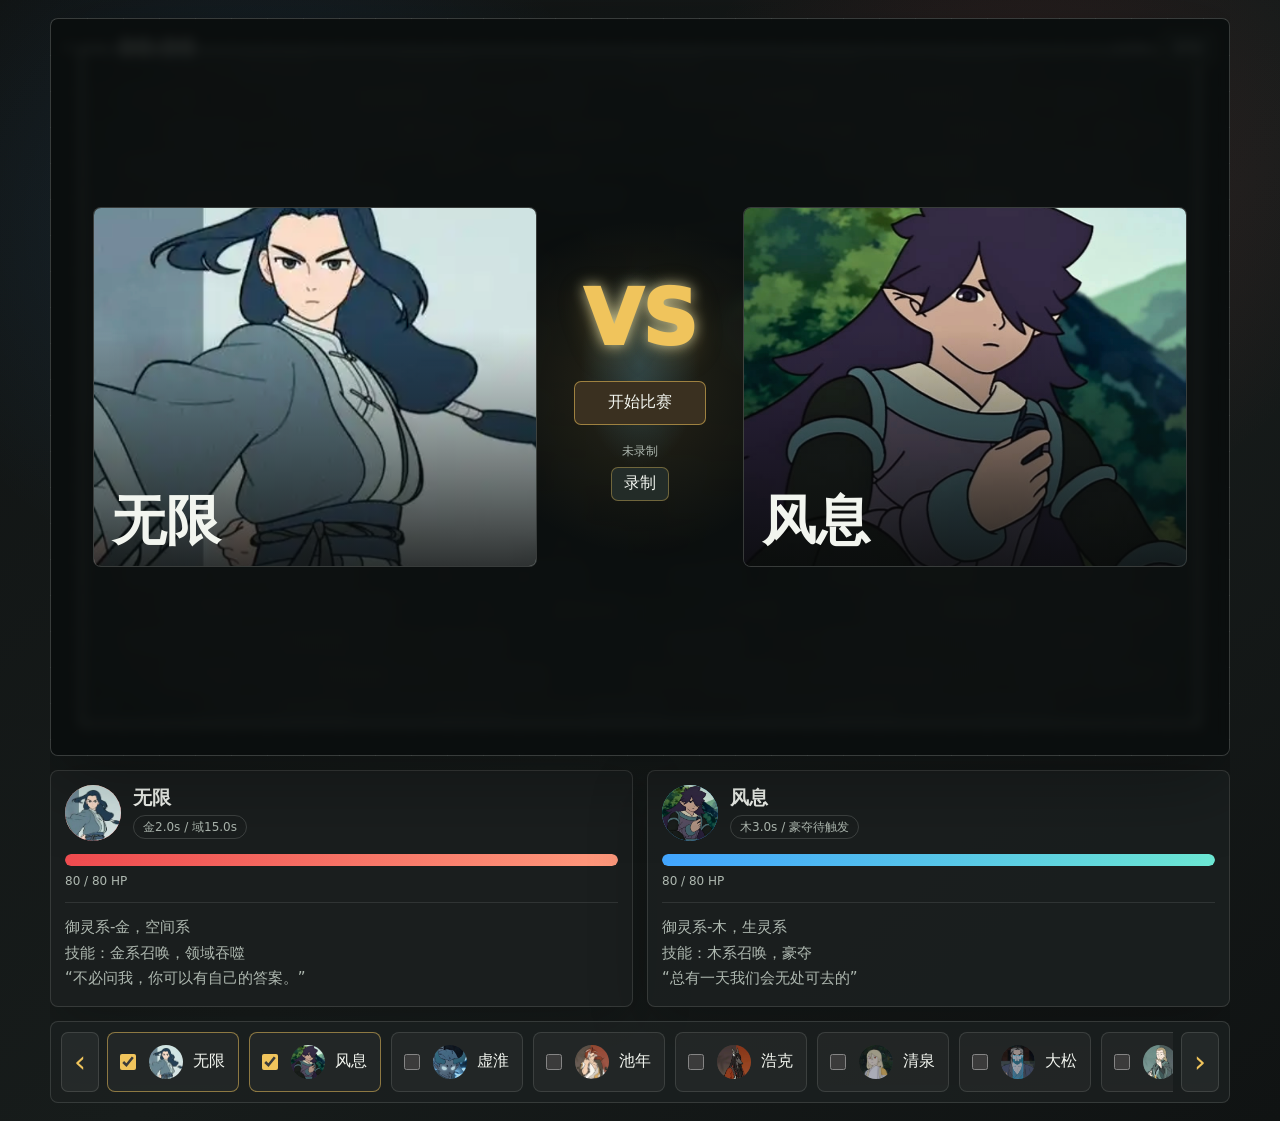
<file: github-upload/index.html>
<!doctype html>
<html lang="zh-CN">
  <head>
    <meta charset="UTF-8" />
    <meta name="viewport" content="width=device-width, initial-scale=1.0" />
    <title>Ball Arena Prototype</title>
    <link rel="stylesheet" href="./styles.css?v=20260907-mingwang2" />
    <link rel="preload" as="image" href="./assets/visuals/danjin-magic-circle.png?v=20260807-danjin2" />
  </head>
  <body>
    <main class="shell">
      <section class="arena-wrap" aria-label="游戏场地">
        <div class="arena-hud" aria-label="本局控制">
          <div>
            <span class="round-label">ROUND</span>
            <strong id="timer">00:00</strong>
          </div>
          <div class="record-controls">
            <span id="recordStatus" class="record-status">未录制</span>
            <button id="recordBtn" class="record-btn" type="button">录制</button>
          </div>
        </div>
        <canvas id="game" width="960" height="600"></canvas>
        <div class="start-screen" id="startScreen">
          <article class="start-card red-start">
            <div class="start-art">
              <img id="startRedImg" src="./assets/wuxian.png?v=20260626-wuxian1" alt="无限" />
            </div>
            <h1 id="startRedName">无限</h1>
          </article>
          <article class="start-card red-ally-start" id="startRedAllyCard" hidden>
            <div class="start-art">
              <img id="startRedAllyImg" src="./assets/xuhuai.png" alt="虚淮" />
            </div>
            <h1 id="startRedAllyName">虚淮</h1>
          </article>
          <div class="versus">
            <div class="lightning-field" aria-hidden="true">
              <img class="lightning-main" src="./assets/visuals/start-lightning.png" alt="" />
              <img class="lightning-echo" src="./assets/visuals/start-lightning.png" alt="" />
            </div>
            <span>VS</span>
            <button id="startBtn" type="button">开始比赛</button>
            <div class="start-record-controls">
              <span id="startRecordStatus" class="record-status">未录制</span>
              <button id="startRecordBtn" class="record-btn" type="button">录制</button>
            </div>
          </div>
          <article class="start-card blue-start">
            <div class="start-art">
              <img id="startBlueImg" src="./assets/fengxi.png?v=20260604-fengxi-image1" alt="风息" />
            </div>
            <h1 id="startBlueName">风息</h1>
          </article>
        </div>
        <div class="result" id="result" hidden>
          <div class="result-emblem">WINNER</div>
          <div class="result-avatar">
            <img id="resultImage" src="./assets/wuxian.png?v=20260626-wuxian1" alt="" />
          </div>
          <p id="resultText">无限 获胜</p>
          <span class="result-subtitle" id="resultSubtitle">对战结束</span>
          <button id="playAgainBtn" type="button">再来一局</button>
        </div>
      </section>

      <section class="fighter-grid" aria-label="参赛角色">
        <article class="fighter-panel red">
          <header class="fighter-head">
            <div class="avatar image-avatar">
              <img id="redAvatar" src="./assets/wuxian.png?v=20260626-wuxian1" alt="无限" />
            </div>
            <div>
              <h2 id="redName">无限</h2>
              <span class="skill-chip" id="redSkill">技能准备中</span>
            </div>
          </header>
          <div class="hp-track" aria-label="红色试作球生命值">
            <div class="hp-fill" id="redHp"></div>
          </div>
          <div class="stat-row">
            <span id="redHpText">80 / 80 HP</span>
          </div>
          <p class="fighter-copy" id="redCopy">
            御灵系-金，空间系<br />
            技能：金系召唤，领域吞噬<br />
            “不必问我，你可以有自己的答案。”
          </p>
        </article>

        <article class="fighter-panel red red-ally-panel" id="redAllyPanel" hidden>
          <header class="fighter-head">
            <div class="avatar image-avatar">
              <img id="redAllyAvatar" src="./assets/xuhuai.png" alt="虚淮" />
            </div>
            <div>
              <h2 id="redAllyName">虚淮</h2>
              <span class="skill-chip" id="redAllySkill">技能准备中</span>
            </div>
          </header>
          <div class="hp-track" aria-label="左侧第二角色生命值">
            <div class="hp-fill" id="redAllyHp"></div>
          </div>
          <div class="stat-row">
            <span id="redAllyHpText">80 / 80 HP</span>
          </div>
          <p class="fighter-copy" id="redAllyCopy">
            御灵系-冰<br />
            技能：冰晶，冰河时代<br />
            “你还是输给肉了”
          </p>
        </article>

        <article class="fighter-panel blue">
          <header class="fighter-head">
            <div class="avatar image-avatar">
              <img id="blueAvatar" src="./assets/fengxi.png?v=20260604-fengxi-image1" alt="风息" />
            </div>
            <div>
              <h2 id="blueName">风息</h2>
              <span class="skill-chip" id="blueSkill">技能准备中</span>
            </div>
          </header>
          <div class="hp-track" aria-label="蓝色试作球生命值">
            <div class="hp-fill" id="blueHp"></div>
          </div>
          <div class="stat-row">
            <span id="blueHpText">80 / 80 HP</span>
          </div>
          <p class="fighter-copy" id="blueCopy">
            御灵系-木，生灵系<br />
            技能：木系召唤，豪夺<br />
            “总有一天我们会无处可去的”
          </p>
        </article>
      </section>

      <section class="roster-panel" aria-label="角色选择槽">
        <button class="roster-nav roster-prev" type="button" aria-label="向左滑动角色槽">‹</button>
        <div class="roster-strip" id="rosterStrip">
          <label class="roster-slot active red-side">
            <input class="roster-check" type="checkbox" value="infinite" checked />
            <span class="mini-avatar"><img src="./assets/wuxian.png?v=20260626-wuxian1" alt="无限" /></span>
            <span>无限</span>
          </label>
          <label class="roster-slot active blue-side">
            <input class="roster-check" type="checkbox" value="fengxi" checked />
            <span class="mini-avatar"><img src="./assets/fengxi.png?v=20260604-fengxi-image1" alt="风息" /></span>
            <span>风息</span>
          </label>
          <label class="roster-slot two-v-one-only">
            <input class="roster-check" type="checkbox" value="fengxiDomain" />
            <span class="mini-avatar"><img src="./assets/fengxi.png?v=20260604-fengxi-image1" alt="风息（领域）" /></span>
            <span>风息（领域）</span>
          </label>
          <label class="roster-slot">
            <input class="roster-check" type="checkbox" value="xuhuai" />
            <span class="mini-avatar"><img src="./assets/xuhuai.png" alt="虚淮" /></span>
            <span>虚淮</span>
          </label>
          <label class="roster-slot">
            <input class="roster-check" type="checkbox" value="chinian" />
            <span class="mini-avatar"><img src="./assets/chinian.png" alt="池年" /></span>
            <span>池年</span>
          </label>
          <label class="roster-slot">
            <input class="roster-check" type="checkbox" value="scythe" />
            <span class="mini-avatar"><img src="./assets/haoke.png" alt="浩克" /></span>
            <span>浩克</span>
          </label>
          <label class="roster-slot">
            <input class="roster-check" type="checkbox" value="qingquan" />
            <span class="mini-avatar"><img src="./assets/qingquan.png" alt="清泉" /></span>
            <span>清泉</span>
          </label>
          <label class="roster-slot">
            <input class="roster-check" type="checkbox" value="dasong" />
            <span class="mini-avatar"><img src="./assets/dasong.png" alt="大松" /></span>
            <span>大松</span>
          </label>
          <label class="roster-slot">
            <input class="roster-check" type="checkbox" value="lingyao" />
            <span class="mini-avatar"><img src="./assets/lingyao.png" alt="灵遥" /></span>
            <span>灵遥</span>
          </label>
          <label class="roster-slot">
            <input class="roster-check" type="checkbox" value="luye" />
            <span class="mini-avatar"><img src="./assets/luye.png" alt="鹿野" /></span>
            <span>鹿野</span>
          </label>
          <label class="roster-slot">
            <input class="roster-check" type="checkbox" value="soldier" />
            <span class="mini-avatar"><img src="./assets/soldier-squad.svg" alt="人类士兵" /></span>
            <span>士兵</span>
          </label>
          <label class="roster-slot">
            <input class="roster-check" type="checkbox" value="ximuzi" />
            <span class="mini-avatar"><img src="./assets/ximuzi.png" alt="西木子" /></span>
            <span>西木子</span>
          </label>
          <label class="roster-slot">
            <input class="roster-check" type="checkbox" value="nezha" />
            <span class="mini-avatar"><img src="./assets/nezha.png" alt="哪吒" /></span>
            <span>哪吒</span>
          </label>
          <label class="roster-slot">
            <input class="roster-check" type="checkbox" value="agen" />
            <span class="mini-avatar"><img src="./assets/agen.png" alt="阿根" /></span>
            <span>阿根</span>
          </label>
          <label class="roster-slot">
            <input class="roster-check" type="checkbox" value="qidao" />
            <span class="mini-avatar"><img src="./assets/qidao.jpeg?v=20260622-qidao-image1" alt="七刀（雅婷）" /></span>
            <span>七刀</span>
          </label>
          <label class="roster-slot">
            <input class="roster-check" type="checkbox" value="xuanli" />
            <span class="mini-avatar"><img src="./assets/xuanli.png?v=20260702-xuanli4" alt="玄离" /></span>
            <span>玄离</span>
          </label>
          <label class="roster-slot">
            <input class="roster-check" type="checkbox" value="luoxiaohei" />
            <span class="mini-avatar"><img src="./assets/luoxiaohei.png?v=20260721-luoxiaohei1" alt="罗小黑" /></span>
            <span>罗小黑</span>
          </label>
          <label class="roster-slot">
            <input class="roster-check" type="checkbox" value="jiulao" />
            <span class="mini-avatar"><img src="./assets/jiulao.png?v=20260816-jiulao2" alt="鸠老" /></span>
            <span>鸠老</span>
          </label>
          <label class="roster-slot">
            <input class="roster-check" type="checkbox" value="zhiqing" />
            <span class="mini-avatar"><img src="./assets/zhiqing.png?v=20260902-zhiqing-earthburst1" alt="芷清" /></span>
            <span>芷清</span>
          </label>
          <label class="roster-slot">
            <input class="roster-check" type="checkbox" value="mingwang" />
            <span class="mini-avatar"><img src="./assets/mingwang.png?v=20260907-mingwang2" alt="明王" /></span>
            <span>明王</span>
          </label>
        </div>
        <button class="roster-nav roster-next" type="button" aria-label="向右滑动角色槽">›</button>
      </section>
    </main>

    <script src="./game.js?v=20260907-mingwang2"></script>
  </body>
</html>
</file>
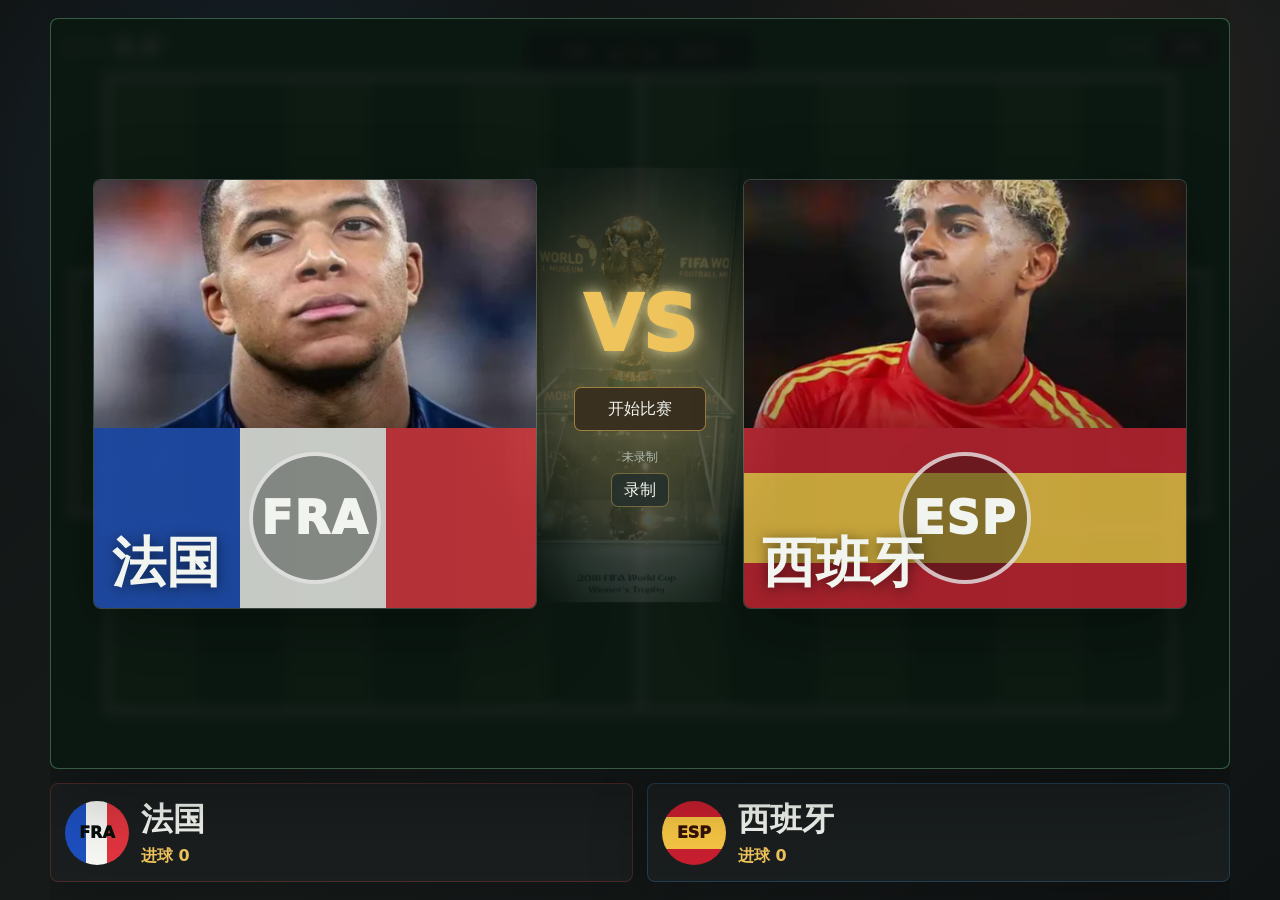
<file: github-upload/soccer.html>
<!doctype html>
<html lang="zh-CN">
  <head>
    <meta charset="UTF-8" />
    <meta name="viewport" content="width=device-width, initial-scale=1.0" />
    <title>France vs Spain Soccer Demo</title>
    <link rel="stylesheet" href="./soccer.css?v=20260712-demo21" />
  </head>
  <body>
    <main class="shell soccer-shell">
      <section class="arena-wrap soccer-arena" aria-label="法国对战西班牙足球场">
        <div class="arena-hud" aria-label="本局控制">
          <div>
            <span class="round-label">MATCH</span>
            <strong id="matchTimer">0.0'</strong>
          </div>
          <div class="score-pill" aria-label="比分">
            <span>法国</span>
            <strong><span id="franceScore">0</span> : <span id="spainScore">0</span></strong>
            <span>西班牙</span>
          </div>
          <div class="record-controls">
            <span id="recordStatus" class="record-status">未录制</span>
            <button id="recordBtn" class="record-btn" type="button">录制</button>
          </div>
        </div>

        <canvas id="soccerGame" width="1120" height="700"></canvas>

        <div class="start-screen soccer-start" id="startScreen">
          <article class="start-card red-start team-start france-start">
            <div class="start-photo">
              <img src="./assets/soccer-mbappe.png?v=20260712-demo21" alt="姆巴佩" />
            </div>
            <div class="start-flag">
              <span class="team-crest">FRA</span>
            </div>
            <h1>法国</h1>
          </article>
          <div class="versus">
            <span>VS</span>
            <button id="startBtn" type="button">开始比赛</button>
            <div class="start-record-controls">
              <span id="startRecordStatus" class="record-status">未录制</span>
              <button id="startRecordBtn" class="record-btn" type="button">录制</button>
            </div>
          </div>
          <article class="start-card blue-start team-start spain-start">
            <div class="start-photo">
              <img src="./assets/soccer-yamal.png?v=20260712-demo21" alt="亚马尔" />
            </div>
            <div class="start-flag">
              <span class="team-crest">ESP</span>
            </div>
            <h1>西班牙</h1>
          </article>
        </div>

        <div class="result" id="matchResult" hidden>
          <div class="result-emblem">FULL TIME</div>
          <p id="resultTitle">平局</p>
          <span class="result-subtitle" id="resultDetail">法国 0 - 0 西班牙</span>
          <button id="playAgainBtn" type="button">再来一局</button>
        </div>
      </section>

      <section class="fighter-grid soccer-panels" aria-label="参赛球队">
        <article class="fighter-panel red">
          <header class="fighter-head">
            <div class="avatar team-avatar france-avatar">FRA</div>
            <div>
              <h2>法国</h2>
              <span class="skill-chip" id="franceStatus">进球 0</span>
            </div>
          </header>
        </article>

        <article class="fighter-panel blue">
          <header class="fighter-head">
            <div class="avatar team-avatar spain-avatar">ESP</div>
            <div>
              <h2>西班牙</h2>
              <span class="skill-chip" id="spainStatus">进球 0</span>
            </div>
          </header>
        </article>
      </section>
    </main>

    <script src="./soccer.js?v=20260712-demo21"></script>
  </body>
</html>
</file>
<file: github-upload/styles.css>
:root {
  color-scheme: dark;
  --bg: #111414;
  --panel: #1b2020;
  --text: #f2f5ef;
  --muted: #aeb8b0;
  --red: #ef4b4f;
  --red-soft: #ff9a7d;
  --blue: #42a5ff;
  --blue-soft: #6ce7d3;
  --gold: #f0c45c;
  --field: #d6e7dc;
}

* {
  box-sizing: border-box;
}

body {
  margin: 0;
  min-height: 100vh;
  overflow-x: hidden;
  background:
    radial-gradient(circle at 20% 20%, rgba(66, 165, 255, 0.12), transparent 27%),
    radial-gradient(circle at 80% 16%, rgba(239, 75, 79, 0.12), transparent 25%),
    linear-gradient(140deg, #101313 0%, #171c1b 56%, #101313 100%);
  color: var(--text);
  font-family:
    Inter, ui-sans-serif, system-ui, -apple-system, BlinkMacSystemFont, "Segoe UI",
    sans-serif;
}

button {
  min-height: 38px;
  padding: 0 14px;
  border: 1px solid rgba(242, 245, 239, 0.18);
  border-radius: 7px;
  background: #26302d;
  color: var(--text);
  cursor: pointer;
  font: inherit;
}

button:hover {
  background: #303b37;
}

.shell {
  width: min(1180px, calc(100vw - 28px));
  min-height: 100vh;
  margin: 0 auto;
  padding: 18px 0;
  display: grid;
  grid-template-rows: minmax(420px, 1fr) auto auto;
  gap: 14px;
  overflow-x: hidden;
}

.arena-wrap {
  position: relative;
  width: 100%;
  min-width: 0;
  max-width: 100%;
  min-height: 420px;
  border: 1px solid rgba(242, 245, 239, 0.16);
  border-radius: 8px;
  background:
    linear-gradient(rgba(214, 231, 220, 0.05) 1px, transparent 1px),
    linear-gradient(90deg, rgba(214, 231, 220, 0.05) 1px, transparent 1px),
    #141818;
  background-size: 36px 36px;
  overflow: hidden;
  box-shadow: 0 24px 80px rgba(0, 0, 0, 0.3);
}

.arena-hud {
  position: absolute;
  z-index: 4;
  top: 12px;
  left: 12px;
  right: 12px;
  display: flex;
  justify-content: space-between;
  align-items: center;
  gap: 12px;
  pointer-events: none;
}

.arena-hud > div {
  display: flex;
  align-items: center;
  gap: 10px;
}

.record-controls {
  pointer-events: auto;
}

.record-status {
  min-width: 48px;
  color: var(--muted);
  font-size: 12px;
  text-align: right;
}

.record-btn {
  min-height: 34px;
  padding: 0 12px;
  border-color: rgba(240, 196, 92, 0.38);
  background: rgba(38, 48, 45, 0.88);
}

.record-btn.recording {
  border-color: rgba(239, 75, 79, 0.76);
  background: rgba(104, 28, 32, 0.92);
  color: #fff6f2;
}

.round-label {
  color: var(--muted);
  font-size: 11px;
  letter-spacing: 0.08em;
}

.arena-hud strong {
  font-size: 24px;
  line-height: 1;
}

canvas {
  display: block;
  width: 100%;
  max-width: 100%;
  min-width: 0;
  height: 100%;
}

.result {
  position: absolute;
  z-index: 3;
  inset: 0;
  display: grid;
  place-content: center;
  gap: 12px;
  text-align: center;
  background:
    radial-gradient(circle at 50% 48%, rgba(240, 196, 92, 0.17), transparent 28%),
    rgba(12, 14, 14, 0.78);
  backdrop-filter: blur(5px);
}

.result-emblem {
  color: var(--gold);
  font-size: 13px;
  font-weight: 800;
  letter-spacing: 0.18em;
}

.result-avatar {
  width: clamp(112px, 17vw, 154px);
  aspect-ratio: 1;
  justify-self: center;
  overflow: hidden;
  border: 3px solid rgba(240, 196, 92, 0.85);
  border-radius: 50%;
  background: rgba(242, 245, 239, 0.06);
  box-shadow:
    0 0 0 8px rgba(240, 196, 92, 0.12),
    0 0 42px rgba(240, 196, 92, 0.26);
}

.result-avatar img {
  width: 100%;
  height: 100%;
  object-fit: cover;
  object-position: 48% 32%;
}

.result p {
  margin: 0;
  font-size: clamp(30px, 5vw, 48px);
  font-weight: 900;
}

.result-subtitle {
  color: var(--muted);
  font-size: 14px;
}

.result button {
  justify-self: center;
  margin-top: 8px;
  border-color: rgba(240, 196, 92, 0.52);
  background: rgba(58, 48, 32, 0.92);
}

.result[hidden] {
  display: none;
}

.start-screen {
  position: absolute;
  z-index: 4;
  inset: 0;
  display: grid;
  grid-template-columns: minmax(0, 1fr) 170px minmax(0, 1fr);
  align-items: center;
  gap: 18px;
  padding: 42px;
  background:
    radial-gradient(circle at 50% 50%, rgba(240, 196, 92, 0.12), transparent 24%),
    rgba(10, 13, 13, 0.88);
  backdrop-filter: blur(6px);
}

.start-screen[hidden] {
  display: none;
}

.start-card[hidden],
.fighter-panel[hidden] {
  display: none;
}

.two-v-one .start-screen {
  grid-template-columns: minmax(0, 1fr) 170px minmax(0, 1fr);
  grid-template-rows: repeat(2, minmax(0, 1fr));
  align-items: stretch;
}

.two-v-one .red-start {
  grid-column: 1;
  grid-row: 1;
}

.two-v-one .red-ally-start {
  grid-column: 1;
  grid-row: 2;
}

.two-v-one .versus {
  grid-column: 2;
  grid-row: 1 / span 2;
  align-self: center;
}

.two-v-one .blue-start {
  grid-column: 3;
  grid-row: 1 / span 2;
}

.start-card {
  min-width: 0;
  height: min(100%, 360px);
  display: grid;
  align-content: end;
  border: 1px solid rgba(242, 245, 239, 0.16);
  border-radius: 8px;
  overflow: hidden;
  position: relative;
  background: rgba(242, 245, 239, 0.04);
}

.start-card::after {
  content: "";
  position: absolute;
  inset: 0;
  background: linear-gradient(180deg, transparent 34%, rgba(9, 11, 11, 0.82) 100%);
}

.start-art {
  position: absolute;
  inset: 0;
}

.start-art img {
  width: 100%;
  height: 100%;
  object-fit: cover;
  object-position: 48% 32%;
}

.start-card h1 {
  position: relative;
  z-index: 1;
  margin: 0;
  padding: 18px;
  font-size: clamp(28px, 5vw, 54px);
  line-height: 1;
}

.versus {
  position: relative;
  display: grid;
  justify-items: center;
  gap: 18px;
  isolation: isolate;
}

.start-record-controls {
  position: relative;
  z-index: 1;
  display: grid;
  justify-items: center;
  gap: 7px;
}

.start-record-controls .record-status {
  min-width: 0;
  text-align: center;
}

.versus > span {
  position: relative;
  z-index: 1;
  font-size: clamp(42px, 8vw, 76px);
  font-weight: 950;
  color: var(--gold);
  text-shadow:
    0 0 14px rgba(255, 245, 182, 0.75),
    0 8px 30px rgba(240, 196, 92, 0.25);
}

.lightning-field {
  position: absolute;
  z-index: 0;
  inset: -118px -44px -76px;
  pointer-events: none;
}

.lightning-field::after {
  content: "";
  position: absolute;
  left: 50%;
  top: 50%;
  width: 124px;
  height: 210px;
  border-radius: 50%;
  background: radial-gradient(ellipse, rgba(95, 203, 255, 0.2), transparent 68%);
  transform: translate(-50%, -50%);
  animation: lightningPulse 1.6s infinite;
}

.lightning-field img {
  position: absolute;
  left: 50%;
  top: 50%;
  width: 168px;
  height: 286px;
  object-fit: contain;
  filter: drop-shadow(0 0 9px rgba(113, 208, 255, 0.64));
  opacity: 0;
  transform-origin: center;
  animation: lightningFlash 2s infinite;
}

.lightning-main {
  transform: translate(-50%, -50%) rotate(-6deg);
}

.lightning-echo {
  width: 146px;
  height: 252px;
  transform: translate(-50%, -50%) scaleX(-1) rotate(14deg);
  animation-delay: 0.88s;
  filter: drop-shadow(0 0 7px rgba(113, 208, 255, 0.5));
}

@keyframes lightningFlash {
  0%,
  14%,
  22%,
  100% {
    opacity: 0;
  }
  3%,
  7% {
    opacity: 0.9;
  }
  18% {
    opacity: 0.34;
  }
}

@keyframes lightningPulse {
  0%,
  100% {
    opacity: 0.2;
    transform: translate(-50%, -50%) scale(0.92);
  }
  50% {
    opacity: 0.52;
    transform: translate(-50%, -50%) scale(1.08);
  }
}

#startBtn {
  position: relative;
  z-index: 1;
  min-width: 132px;
  min-height: 44px;
  border-color: rgba(240, 196, 92, 0.55);
  background: #3a3020;
}

.fighter-grid {
  width: 100%;
  min-width: 0;
  max-width: 100%;
  display: grid;
  grid-template-columns: repeat(2, minmax(0, 1fr));
  gap: 14px;
}

.fighter-grid.two-v-one {
  grid-template-columns: repeat(3, minmax(0, 1fr));
  grid-template-rows: minmax(0, auto);
}

.fighter-grid.two-v-one .red:not(.red-ally-panel) {
  grid-column: 1;
  grid-row: 1;
}

.fighter-grid.two-v-one .red-ally-panel {
  grid-column: 2;
  grid-row: 1;
}

.fighter-grid.two-v-one .blue {
  grid-column: 3;
  grid-row: 1;
}

.fighter-grid.two-v-one .fighter-panel {
  padding: 12px;
}

.fighter-grid.two-v-one .fighter-copy {
  min-height: 68px;
  font-size: 14px;
  line-height: 1.55;
}

.fighter-grid.two-v-one .fighter-panel.red {
  border-color: rgba(255, 154, 125, 0.28);
  background:
    linear-gradient(145deg, rgba(103, 38, 36, 0.56), rgba(34, 31, 30, 0.93)),
    rgba(27, 32, 32, 0.9);
}

.fighter-grid.two-v-one .fighter-panel.blue {
  border-color: rgba(108, 231, 211, 0.3);
  background:
    linear-gradient(145deg, rgba(30, 69, 83, 0.58), rgba(26, 32, 34, 0.94)),
    rgba(27, 32, 32, 0.9);
}

.fighter-panel {
  min-width: 0;
  border: 1px solid rgba(242, 245, 239, 0.13);
  border-radius: 8px;
  background: rgba(27, 32, 32, 0.9);
  box-shadow: 0 18px 60px rgba(0, 0, 0, 0.24);
  padding: 14px;
}

.fighter-head {
  display: grid;
  grid-template-columns: 56px minmax(0, 1fr);
  align-items: center;
  gap: 12px;
}

.fighter-head h2 {
  margin: 0 0 6px;
  font-size: 19px;
  line-height: 1.15;
}

.avatar {
  width: 56px;
  aspect-ratio: 1;
  border-radius: 50%;
  overflow: hidden;
  display: grid;
  place-items: center;
  font-weight: 900;
  font-size: 23px;
  color: #111414;
}

.red .avatar {
  background: radial-gradient(circle at 35% 28%, #ffe0d3 0 7%, var(--red-soft) 22%, var(--red) 72%);
}

.blue .avatar {
  background: radial-gradient(circle at 35% 28%, #dcfff9 0 7%, var(--blue-soft) 22%, var(--blue) 72%);
}

.image-avatar img {
  width: 100%;
  height: 100%;
  object-fit: cover;
  object-position: 48% 36%;
}

.start-art img[src*="zhiqing"],
.image-avatar img[src*="zhiqing"],
.mini-avatar img[src*="zhiqing"],
.result-avatar img[src*="zhiqing"] {
  object-position: 38% 36%;
}

.start-art img[src*="mingwang"],
.image-avatar img[src*="mingwang"],
.mini-avatar img[src*="mingwang"],
.result-avatar img[src*="mingwang"] {
  object-position: 50% 28%;
}

.skill-chip {
  display: inline-flex;
  min-height: 24px;
  align-items: center;
  border: 1px solid rgba(242, 245, 239, 0.16);
  border-radius: 999px;
  color: var(--muted);
  font-size: 12px;
  line-height: 1;
  padding: 0 9px;
}

.skill-chip.ready {
  color: #111414;
  background: var(--gold);
}

.hp-track {
  height: 12px;
  margin: 13px 0 8px;
  border-radius: 999px;
  background: rgba(242, 245, 239, 0.12);
  overflow: hidden;
}

.hp-fill {
  width: 100%;
  height: 100%;
  border-radius: inherit;
  transition: width 120ms linear;
}

.red .hp-fill {
  background: linear-gradient(90deg, var(--red), var(--red-soft));
}

.blue .hp-fill {
  background: linear-gradient(90deg, var(--blue), var(--blue-soft));
}

.stat-row {
  display: flex;
  justify-content: space-between;
  gap: 12px;
  color: var(--muted);
  font-size: 12px;
}

.fighter-copy {
  min-height: 72px;
  margin: 14px 0 0;
  border-top: 1px solid rgba(242, 245, 239, 0.1);
  padding-top: 12px;
  color: var(--muted);
  font-size: 15px;
  line-height: 1.7;
}

.fighter-copy:empty {
  display: none;
}

.roster-panel {
  width: 100%;
  min-width: 0;
  max-width: 100%;
  display: grid;
  grid-template-columns: 38px minmax(0, 1fr) 38px;
  align-items: stretch;
  gap: 8px;
  border: 1px solid rgba(242, 245, 239, 0.13);
  border-radius: 8px;
  background: rgba(27, 32, 32, 0.82);
  padding: 10px;
}

.roster-strip {
  min-width: 0;
  display: grid;
  grid-auto-flow: column;
  grid-auto-columns: minmax(132px, 1fr);
  gap: 10px;
  overflow-x: auto;
  overscroll-behavior-x: contain;
  scroll-behavior: smooth;
  scroll-snap-type: x mandatory;
  scrollbar-width: none;
  touch-action: pan-x;
  cursor: grab;
}

.roster-strip::-webkit-scrollbar {
  display: none;
}

.roster-strip.dragging {
  cursor: grabbing;
  scroll-behavior: auto;
  user-select: none;
}

.roster-nav {
  min-width: 0;
  min-height: 54px;
  padding: 0;
  border-color: rgba(242, 245, 239, 0.13);
  background: rgba(242, 245, 239, 0.05);
  color: var(--gold);
  font-size: 30px;
  line-height: 1;
}

.roster-nav:hover {
  background: rgba(240, 196, 92, 0.12);
}

.roster-slot {
  min-width: 132px;
  min-height: 54px;
  display: flex;
  align-items: center;
  justify-content: flex-start;
  gap: 10px;
  padding: 8px;
  border-radius: 8px;
  border: 1px solid rgba(242, 245, 239, 0.12);
  background: rgba(242, 245, 239, 0.04);
  color: var(--text);
  cursor: pointer;
  scroll-snap-align: start;
}

.roster-slot.active {
  border-color: rgba(240, 196, 92, 0.52);
}

.two-v-one-only {
  display: none;
}

.two-v-one .two-v-one-only {
  display: flex;
}

.roster-slot.locked {
  color: var(--muted);
  opacity: 0.72;
  cursor: default;
}

.roster-check {
  width: 16px;
  height: 16px;
  flex: none;
  accent-color: var(--gold);
}

.mini-avatar {
  width: 34px;
  aspect-ratio: 1;
  flex: none;
  border-radius: 50%;
  overflow: hidden;
  display: grid;
  place-items: center;
  background: rgba(242, 245, 239, 0.08);
  font-weight: 900;
}

.mini-avatar img {
  width: 100%;
  height: 100%;
  object-fit: cover;
  object-position: 48% 36%;
}

@media (max-width: 820px) {
  .shell {
    width: min(100vw - 18px, 620px);
    grid-template-rows: minmax(400px, 54vh) auto auto;
    padding: 10px 0;
  }

  .fighter-grid {
    grid-template-columns: repeat(2, minmax(0, 1fr));
    gap: 8px;
  }

  .fighter-panel {
    padding: 10px;
  }

  .fighter-head {
    grid-template-columns: 42px minmax(0, 1fr);
    gap: 8px;
  }

  .fighter-head h2 {
    font-size: 15px;
  }

  .avatar {
    width: 42px;
    font-size: 18px;
  }

  .skill-chip,
  .stat-row {
    font-size: 11px;
  }

  .fighter-copy {
    font-size: 15px;
  }

  .stat-row {
    flex-direction: column;
    gap: 3px;
  }

  .fighter-copy {
    min-height: 92px;
    line-height: 1.6;
  }

  .roster-panel {
    grid-template-columns: 32px minmax(0, 1fr) 32px;
    gap: 6px;
    padding: 8px;
  }

  .roster-strip {
    grid-auto-columns: 86px;
  }

  .roster-slot {
    min-width: 86px;
    min-height: 46px;
    flex-direction: column;
    justify-content: center;
    gap: 4px;
    font-size: 11px;
  }

  .mini-avatar {
    width: 28px;
  }

  .roster-nav {
    min-height: 46px;
    font-size: 24px;
  }

  .start-screen {
    grid-template-columns: minmax(0, 1fr) 86px minmax(0, 1fr);
    gap: 8px;
    padding: 18px;
  }

  .two-v-one .start-screen {
    grid-template-columns: minmax(0, 1fr) 86px minmax(0, 1fr);
    grid-template-rows: repeat(2, minmax(0, 1fr));
  }

  .start-card {
    height: min(100%, 300px);
  }

  .two-v-one .start-card {
    height: auto;
  }

  .start-card h1 {
    padding: 12px;
    font-size: 24px;
  }

  .versus {
    gap: 10px;
  }

  #startBtn {
    min-width: 82px;
    padding: 0 8px;
    font-size: 12px;
  }
}
</file>
<file: github-upload/soccer.css>
:root {
  color-scheme: dark;
  --bg: #111414;
  --panel: #1b2020;
  --text: #f2f5ef;
  --muted: #aeb8b0;
  --red: #ef4b4f;
  --blue: #42a5ff;
  --gold: #f0c45c;
}

* {
  box-sizing: border-box;
}

body {
  margin: 0;
  min-height: 100vh;
  overflow-x: hidden;
  background:
    radial-gradient(circle at 20% 20%, rgba(66, 165, 255, 0.12), transparent 27%),
    radial-gradient(circle at 80% 16%, rgba(239, 75, 79, 0.12), transparent 25%),
    linear-gradient(140deg, #101313 0%, #171c1b 56%, #101313 100%);
  color: var(--text);
  font-family:
    Inter, ui-sans-serif, system-ui, -apple-system, BlinkMacSystemFont, "Segoe UI",
    sans-serif;
}

button {
  min-height: 38px;
  padding: 0 14px;
  border: 1px solid rgba(242, 245, 239, 0.18);
  border-radius: 7px;
  background: #26302d;
  color: var(--text);
  cursor: pointer;
  font: inherit;
}

button:hover {
  background: #303b37;
}

.shell {
  width: min(1180px, calc(100vw - 28px));
  min-height: 100vh;
  margin: 0 auto;
  padding: 18px 0;
  display: grid;
  grid-template-rows: minmax(420px, 1fr) auto;
  gap: 14px;
  overflow-x: hidden;
}

.arena-wrap {
  position: relative;
  width: 100%;
  min-width: 0;
  max-width: 100%;
  min-height: 420px;
  border: 1px solid rgba(242, 245, 239, 0.16);
  border-radius: 8px;
  background: #123d20;
  overflow: hidden;
  box-shadow: 0 24px 80px rgba(0, 0, 0, 0.3);
}

.arena-hud {
  position: absolute;
  z-index: 4;
  top: 12px;
  left: 12px;
  right: 12px;
  display: flex;
  justify-content: space-between;
  align-items: center;
  gap: 12px;
  pointer-events: none;
}

.arena-hud > div {
  display: flex;
  align-items: center;
  gap: 10px;
}

.arena-hud > div:first-child {
  min-width: 116px;
}

.round-label {
  color: var(--muted);
  font-size: 11px;
  letter-spacing: 0.08em;
}

.arena-hud strong {
  font-size: 24px;
  line-height: 1;
}

.score-pill {
  position: absolute;
  left: 50%;
  top: 0;
  transform: translateX(-50%);
  min-width: 230px;
  justify-content: center;
  padding: 8px 12px;
  border: 1px solid rgba(242, 245, 239, 0.14);
  border-radius: 8px;
  background: rgba(12, 19, 15, 0.58);
  backdrop-filter: blur(4px);
}

.score-pill span {
  color: var(--muted);
  font-size: 13px;
}

.score-pill strong {
  min-width: 70px;
  color: var(--gold);
  text-align: center;
}

.record-controls {
  pointer-events: auto;
}

.record-status {
  min-width: 48px;
  color: var(--muted);
  font-size: 12px;
  text-align: right;
}

.record-btn {
  min-height: 34px;
  padding: 0 12px;
  border-color: rgba(240, 196, 92, 0.38);
  background: rgba(38, 48, 45, 0.88);
}

.record-btn.recording {
  border-color: rgba(239, 75, 79, 0.76);
  background: rgba(104, 28, 32, 0.92);
  color: #fff6f2;
}

canvas {
  display: block;
  width: 100%;
  max-width: 100%;
  min-width: 0;
  height: 100%;
}

.start-screen {
  position: absolute;
  z-index: 4;
  inset: 0;
  display: grid;
  grid-template-columns: minmax(0, 1fr) 170px minmax(0, 1fr);
  align-items: center;
  gap: 18px;
  padding: 42px;
  background:
    radial-gradient(circle at 50% 46%, rgba(255, 232, 130, 0.22), transparent 28%),
    radial-gradient(circle at 50% 50%, rgba(240, 196, 92, 0.12), transparent 24%),
    rgba(10, 13, 13, 0.88);
  backdrop-filter: blur(6px);
}

.start-screen[hidden] {
  display: none;
}

.start-screen::before {
  content: "";
  position: absolute;
  z-index: 0;
  left: 50%;
  top: 50%;
  width: min(31vw, 270px);
  aspect-ratio: 0.62;
  transform: translate(-50%, -52%);
  background: url("./assets/visuals/world-cup-trophy.jpg") center 28% / cover no-repeat;
  opacity: 0.3;
  filter: saturate(0.88) contrast(1.1) brightness(0.72);
  mix-blend-mode: screen;
  pointer-events: none;
  -webkit-mask-image: radial-gradient(ellipse at 50% 45%, #000 48%, rgba(0, 0, 0, 0.55) 66%, transparent 86%);
  mask-image: radial-gradient(ellipse at 50% 45%, #000 48%, rgba(0, 0, 0, 0.55) 66%, transparent 86%);
}

.start-card {
  position: relative;
  z-index: 1;
  min-width: 0;
  height: min(430px, 68vh);
  overflow: hidden;
  border: 1px solid rgba(242, 245, 239, 0.15);
  border-radius: 8px;
  display: grid;
  grid-template-rows: 58% 42%;
  align-content: stretch;
  background: rgba(242, 245, 239, 0.06);
  box-shadow: 0 22px 70px rgba(0, 0, 0, 0.34);
}

.team-start::before {
  content: "";
  position: absolute;
  inset: 58% 0 0;
  opacity: 0.78;
}

.france-start::before {
  background:
    linear-gradient(90deg, #1d4fbf 0 33%, #f7f7f4 33% 66%, #e1353f 66% 100%);
}

.spain-start::before {
  background:
    linear-gradient(#c91f2f 0 25%, #f6c644 25% 75%, #c91f2f 75% 100%);
}

.start-photo {
  position: relative;
  z-index: 1;
  min-height: 0;
  overflow: hidden;
  background: rgba(7, 10, 9, 0.52);
}

.start-photo::after {
  content: "";
  position: absolute;
  inset: 0;
  background:
    linear-gradient(180deg, transparent 58%, rgba(0, 0, 0, 0.38)),
    radial-gradient(circle at 50% 18%, rgba(255, 255, 255, 0.2), transparent 42%);
  pointer-events: none;
}

.start-photo img {
  display: block;
  width: 100%;
  height: 100%;
  object-fit: cover;
  object-position: 50% 24%;
}

.spain-start .start-photo img {
  object-position: 50% 17%;
}

.start-flag {
  position: relative;
  z-index: 1;
  display: grid;
  place-items: center;
  min-height: 0;
}

.team-crest {
  position: relative;
  z-index: 1;
  display: grid;
  place-items: center;
  width: min(132px, 24vw);
  aspect-ratio: 1;
  border: 4px solid rgba(255, 255, 255, 0.72);
  border-radius: 50%;
  background: rgba(8, 12, 10, 0.35);
  font-size: clamp(24px, 5vw, 46px);
  font-weight: 950;
  letter-spacing: 0.04em;
}

.start-card h1 {
  position: absolute;
  z-index: 2;
  left: 0;
  right: 0;
  bottom: 0;
  margin: 0;
  padding: 18px;
  font-size: clamp(28px, 5vw, 54px);
  line-height: 1;
  text-shadow: 0 2px 14px rgba(0, 0, 0, 0.55);
}

.versus {
  position: relative;
  z-index: 1;
  display: grid;
  justify-items: center;
  gap: 18px;
  isolation: isolate;
}

.versus > span {
  position: relative;
  z-index: 1;
  font-size: clamp(42px, 8vw, 76px);
  font-weight: 950;
  color: var(--gold);
  text-shadow:
    0 0 14px rgba(255, 245, 182, 0.75),
    0 8px 30px rgba(240, 196, 92, 0.25);
}

#startBtn {
  position: relative;
  z-index: 1;
  min-width: 132px;
  min-height: 44px;
  border-color: rgba(240, 196, 92, 0.55);
  background: #3a3020;
}

.start-record-controls {
  position: relative;
  z-index: 1;
  display: grid;
  justify-items: center;
  gap: 7px;
}

.start-record-controls .record-status {
  min-width: 0;
  text-align: center;
}

.result {
  position: absolute;
  z-index: 3;
  inset: 0;
  display: grid;
  place-content: center;
  gap: 12px;
  text-align: center;
  background:
    radial-gradient(circle at 50% 48%, rgba(240, 196, 92, 0.17), transparent 28%),
    rgba(12, 14, 14, 0.78);
  backdrop-filter: blur(5px);
}

.result[hidden] {
  display: none;
}

.result-emblem {
  color: var(--gold);
  font-size: 13px;
  font-weight: 800;
  letter-spacing: 0.18em;
}

.result p {
  margin: 0;
  font-size: clamp(30px, 5vw, 48px);
  font-weight: 900;
}

.result-subtitle {
  color: var(--muted);
  font-size: 14px;
}

.result button {
  justify-self: center;
  margin-top: 8px;
  border-color: rgba(240, 196, 92, 0.52);
  background: rgba(58, 48, 32, 0.92);
}

.fighter-grid {
  width: 100%;
  min-width: 0;
  max-width: 100%;
  display: grid;
  grid-template-columns: repeat(2, minmax(0, 1fr));
  gap: 14px;
}

.fighter-panel {
  min-width: 0;
  min-height: 92px;
  border: 1px solid rgba(242, 245, 239, 0.13);
  border-radius: 8px;
  background: rgba(27, 32, 32, 0.9);
  box-shadow: 0 18px 60px rgba(0, 0, 0, 0.24);
  padding: 14px;
}

.fighter-panel.red {
  border-color: rgba(239, 75, 79, 0.24);
}

.fighter-panel.blue {
  border-color: rgba(66, 165, 255, 0.24);
}

.fighter-head {
  display: flex;
  align-items: center;
  gap: 12px;
}

.avatar {
  flex: 0 0 auto;
  width: 64px;
  aspect-ratio: 1;
  display: grid;
  place-items: center;
  overflow: hidden;
  border-radius: 50%;
  font-weight: 950;
}

.france-avatar {
  background: linear-gradient(90deg, #1d4fbf 0 33%, #f7f7f4 33% 66%, #e1353f 66% 100%);
  color: #07100b;
}

.spain-avatar {
  background: linear-gradient(#c91f2f 0 25%, #f6c644 25% 75%, #c91f2f 75% 100%);
  color: #351305;
}

.fighter-head h2 {
  margin: 0;
  font-size: clamp(22px, 4vw, 32px);
}

.skill-chip {
  display: inline-block;
  margin-top: 4px;
  color: var(--gold);
  font-size: 16px;
  font-weight: 800;
}

.hp-track {
  height: 10px;
  margin: 14px 0 8px;
  overflow: hidden;
  border-radius: 999px;
  background: rgba(242, 245, 239, 0.11);
}

.hp-fill {
  width: 0%;
  height: 100%;
  border-radius: inherit;
  background: linear-gradient(90deg, var(--red), var(--gold));
  transition: width 0.2s ease;
}

.fighter-panel.blue .hp-fill {
  background: linear-gradient(90deg, var(--blue), var(--gold));
}

.stat-row {
  color: var(--muted);
  font-size: 13px;
}

.fighter-copy {
  margin: 10px 0 0;
  color: #d9dfd8;
  line-height: 1.55;
}

@media (max-width: 820px) {
  .shell {
    grid-template-rows: minmax(360px, 1fr) auto;
  }

  .arena-hud {
    align-items: flex-start;
  }

  .score-pill {
    min-width: 0;
  }

  .start-screen {
    grid-template-columns: minmax(0, 1fr) 118px minmax(0, 1fr);
    gap: 10px;
    padding: 18px;
    background:
      radial-gradient(circle at 50% 46%, rgba(255, 232, 130, 0.2), transparent 30%),
      radial-gradient(circle at 50% 50%, rgba(240, 196, 92, 0.12), transparent 24%),
      rgba(10, 13, 13, 0.88);
  }

  .start-screen::before {
    width: 172px;
    opacity: 0.28;
  }

  .start-card {
    height: min(340px, 58vh);
  }

  .team-crest {
    width: min(96px, 19vw);
    font-size: clamp(22px, 4vw, 36px);
  }

  .start-card h1 {
    padding: 12px;
    font-size: clamp(22px, 5vw, 34px);
  }

  .versus {
    gap: 12px;
  }

  .versus > span {
    font-size: clamp(34px, 8vw, 54px);
  }

  #startBtn {
    min-width: 104px;
    padding: 0 10px;
  }

  .fighter-grid {
    gap: 10px;
  }

  .fighter-panel {
    padding: 10px;
  }

  .avatar {
    width: 48px;
  }

  .fighter-copy {
    font-size: 12px;
  }
}
</file>
